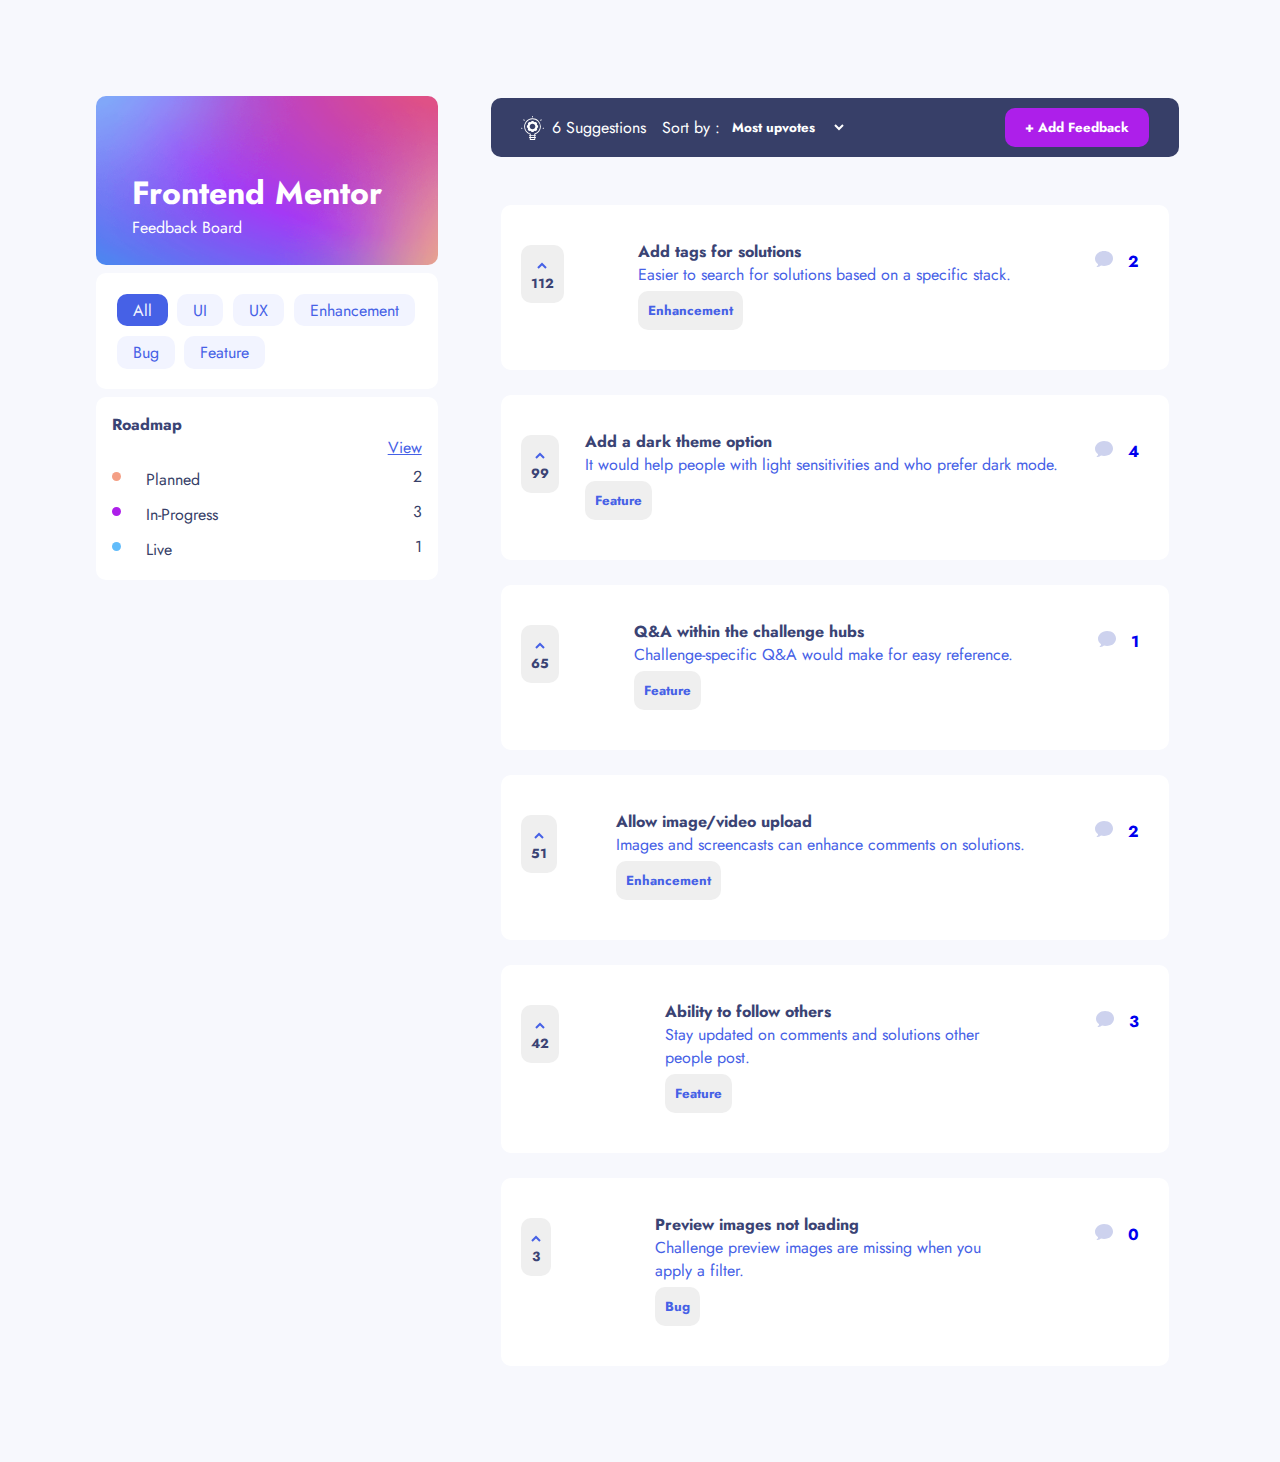
<file: index.html>
<!DOCTYPE html>
<html lang="en">
<head>
  <meta charset="UTF-8">
  <meta name="viewport" content="width=device-width, initial-scale=1.0">

  <link rel="icon" type="image/png" sizes="32x32" href="./assets/favicon-32x32.png">
  <link rel="stylesheet" href="./style.css">
  
  <title>Frontend Mentor | Product feedback app</title>
</head>
<body>
  <!-- Header -->
  <div class="modepctablette">
    <header>
        <div class="block-text">
          <h1 class="font_h1">Frontend Mentor</h1>
          <p class="font_p">Feedback Board</p>
        </div> 
        <img src="./assets/menu_burger.svg" class="menuburger">     
    </header>

    <div class="menu display_none">
      <ul>
        <li><a href="" class="menu_bouton menu_all">All</a></li>
        <li><a href="" class="menu_bouton">UI</a></li>
        <li><a href="" class="menu_bouton">UX</a></li>
        <li><a href="" class="menu_bouton">Enhancement</a></li>
        <li><a href="" class="menu_bouton">Bug</a></li>
        <li><a href="" class="menu_bouton">Feature</a></li>
      </ul>
    </div>

    <div class="display_none">
      
        <p class="roadmap_titre font_h1">Roadmap</p>
        <a href="#" class="roadmap_view">View</a>
      
      <div class="roadmap">
        <ol>
          <div class="roadmap_interieur">
            <li class="menu_roadmap_titre">Planned</li>
            <p>2</p>
          </div>
          <div class="roadmap_interieur">
            <li class="menu_roadmap_titre">In-Progress</li>
            <p >3</p>
          </div>
          <div class="roadmap_interieur">
            <li class="menu_roadmap_titre">Live</li>
            <p >1</p>
          </div>
        </ol>
      </div>
    </div>

  </div>
  <!-- Header end -->
  
  <!-- Sort by -->
  <div class="all">
    <div class="feedback_div">
      <div class="feedback">
        <svg width="23" height="24" xmlns="http://www.w3.org/2000/svg"><path d="M11.5 2.274c2.237 0 4.339.854 5.923 2.408a8.123 8.123 0 012.465 5.839 8.084 8.084 0 01-1.7 4.979 8.457 8.457 0 01-3.652 2.71l-.31.112.003.826h.369c.262 0 .475.21.475.469a.47.47 0 01-.39.46l-.085.008h-.365l.004 1.02h.36c.263 0 .476.21.476.469a.47.47 0 01-.39.461l-.085.008h-.358l.006 1.487a.466.466 0 01-.381.46l-.094.01H9.23a.478.478 0 01-.466-.378l-.01-.092.006-1.487h-.357a.472.472 0 01-.475-.47.47.47 0 01.39-.46l.085-.008h.361l.004-1.02h-.365a.472.472 0 01-.475-.468.47.47 0 01.39-.462l.085-.007h.368l.004-.826a8.452 8.452 0 01-3.996-2.867 8.08 8.08 0 01-1.666-5.056c.032-2.127.923-4.152 2.511-5.7 1.508-1.471 3.448-2.322 5.493-2.416l.324-.009h.06zm1.791 19.769H9.709l-.004 1.02h3.59l-.004-1.02zm-.007-1.958H9.716l-.003 1.02h3.574l-.003-1.02zM11.5 3.212h-.054c-3.946.027-7.327 3.325-7.384 7.2-.048 3.266 2.14 6.192 5.322 7.118.174.05.3.193.332.364l.008.088-.004 1.166h3.56l-.004-1.166a.47.47 0 01.34-.452c3.134-.912 5.323-3.794 5.323-7.01a7.197 7.197 0 00-2.185-5.173A7.453 7.453 0 0011.5 3.212zm.829 1.782a.4.4 0 01.401.397v.322c.48.12.932.307 1.346.552l.228-.226a.405.405 0 01.569 0L16.046 7.2a.393.393 0 010 .56l-.23.228c.247.41.437.858.557 1.333h.323a.4.4 0 01.402.397v1.645a.4.4 0 01-.402.396h-.323c-.12.476-.31.924-.557 1.333l.23.228a.393.393 0 010 .56l-1.173 1.163a.405.405 0 01-.57 0l-.227-.227a5.02 5.02 0 01-1.346.553v.322a.4.4 0 01-.401.396H10.67a.4.4 0 01-.402-.396v-.322a5.022 5.022 0 01-1.345-.553l-.228.227a.405.405 0 01-.569 0L6.954 13.88a.393.393 0 010-.56l.23-.228a4.924 4.924 0 01-.557-1.333h-.324a.4.4 0 01-.401-.396V9.719a.4.4 0 01.401-.397h.324c.12-.475.31-.923.557-1.333l-.23-.228a.393.393 0 010-.56L8.127 6.04a.405.405 0 01.569 0l.228.226a5.021 5.021 0 011.345-.552V5.39a.4.4 0 01.402-.397zM11.5 7.721c-1.572 0-2.846 1.263-2.846 2.82 0 1.558 1.274 2.82 2.846 2.82s2.846-1.262 2.846-2.82c0-1.557-1.274-2.82-2.846-2.82zm11.025 4.152c.262 0 .475.21.475.469a.47.47 0 01-.39.461l-.085.008h-.498a.472.472 0 01-.475-.469.47.47 0 01.39-.461l.085-.008h.498zm-21.552 0c.262 0 .475.21.475.469a.47.47 0 01-.39.461l-.085.008H.475A.472.472 0 010 12.342a.47.47 0 01.39-.461l.085-.008h.498zM3.112 3.45l.074.06.46.451c.185.183.186.48 0 .663a.476.476 0 01-.596.062l-.075-.06-.459-.451a.465.465 0 01-.001-.663.48.48 0 01.597-.062zm17.373.062c.162.16.182.408.06.59l-.061.073-.46.45a.476.476 0 01-.67 0 .464.464 0 01-.06-.59l.06-.074.46-.45a.48.48 0 01.671 0zM11.5 0c.233 0 .427.166.467.384l.008.085v.49a.472.472 0 01-.475.468.473.473 0 01-.467-.384l-.008-.084v-.49c0-.26.213-.469.475-.469z" fill="#FFF" fill-rule="nonzero"/></svg>
        <p>&ensp;6 Suggestions</p>
        <p class="font_p">&emsp;Sort by :&ensp;</p>
        <select name="" id="" class="select">
          <option value="">Most upvotes</option>
          <option value="">Least upvotes</option>
          <option value="">Most comments</option>
          <option value="">Least comments</option>
        </select>
      </div>
      <button type="button" class="btn_add-feedback">+ Add Feedback</button> 
    </div>
    <!-- Sort by end -->

    <!-- No block -->

    <div class="empty_block">
      <img src="./assets/home/illustration-empty.svg"><br>
      <p class="font_h1 titre_noblock">There is no feedback yet.</p>
      <p class="font_p txt_noblock">Got a suggestion? Found a bug that needs to be squashed? We love 
      hearing about new ideas to improve our app.</p>
      <button type="button" class="btn_feedback">+ Add Feedback</button> 
    </div>

    <!-- No block end-->
    <!-- block for phone -->

    <div class="display_none_block">
    <div class="block">
      <p class="titre_block">Add tags for solutions</p>
      <p class="txt_block">Easier to search for solutions based on a specific<br> stack.</p>
      <button type="button" class="btn_block">Enhancement</button>
      <div class="btn_upvote">
        <button type="button" class="btn_block btn_upvote"><svg width="10" height="7" xmlns="http://www.w3.org/2000/svg"><path d="M1 6l4-4 4 4" stroke="#4661E6" stroke-width="2" fill="none" fill-rule="evenodd"/></svg>   112</button>
        <a href="feedback-detail.html" class="btn_comment"><svg width="18" height="16" xmlns="http://www.w3.org/2000/svg" class="svg"><path d="M2.62 16H1.346l.902-.91c.486-.491.79-1.13.872-1.823C1.036 11.887 0 9.89 0 7.794 0 3.928 3.52 0 9.03 0 14.87 0 18 3.615 18 7.455c0 3.866-3.164 7.478-8.97 7.478-1.017 0-2.078-.137-3.025-.388A4.705 4.705 0 012.62 16z" fill="#CDD2EE" fill-rule="nonzero"/></svg>2</a>
      </div>
    </div>

    <div class="block">
      <p class="titre_block">Add a dark theme option</p>
      <p class="txt_block">It would help people with light sensitivities and<br>who prefer dark mode.</p>
      <button type="button" class="btn_block">Feature</button>
      <div class="btn_upvote">
        <button type="button" class="btn_block btn_upvote"><svg width="10" height="7" xmlns="http://www.w3.org/2000/svg"><path d="M1 6l4-4 4 4" stroke="#4661E6" stroke-width="2" fill="none" fill-rule="evenodd"/></svg>   99</button>
        <a href="feedback-detail.html" class="btn_comment"><svg width="18" height="16" xmlns="http://www.w3.org/2000/svg" class="svg"><path d="M2.62 16H1.346l.902-.91c.486-.491.79-1.13.872-1.823C1.036 11.887 0 9.89 0 7.794 0 3.928 3.52 0 9.03 0 14.87 0 18 3.615 18 7.455c0 3.866-3.164 7.478-8.97 7.478-1.017 0-2.078-.137-3.025-.388A4.705 4.705 0 012.62 16z" fill="#CDD2EE" fill-rule="nonzero"/></svg>4</a>
      </div>
    </div>

    <div class="block">
      <p class="titre_block">Q&A within the challenge hubs</p>
      <p class="txt_block">Challenge-specific Q&A would make for easy<br>reference.</p>
      <button type="button" class="btn_block">Feature</button>
      <div class="btn_upvote">
        <button type="button" class="btn_block btn_upvote"><svg width="10" height="7" xmlns="http://www.w3.org/2000/svg"><path d="M1 6l4-4 4 4" stroke="#4661E6" stroke-width="2" fill="none" fill-rule="evenodd"/></svg>   65</button>
        <a href="feedback-detail.html" class="btn_comment"><svg width="18" height="16" xmlns="http://www.w3.org/2000/svg" class="svg"><path d="M2.62 16H1.346l.902-.91c.486-.491.79-1.13.872-1.823C1.036 11.887 0 9.89 0 7.794 0 3.928 3.52 0 9.03 0 14.87 0 18 3.615 18 7.455c0 3.866-3.164 7.478-8.97 7.478-1.017 0-2.078-.137-3.025-.388A4.705 4.705 0 012.62 16z" fill="#CDD2EE" fill-rule="nonzero"/></svg>2</a>
      </div>
    </div>

    <div class="block">
      <p class="titre_block">Allow image/video upload</p>
      <p class="txt_block">Images and screencasts can enhance comments<br>on solutions.</p>
      <button type="button" class="btn_block">Enhancement</button>
      <div class="btn_upvote">
        <button type="button" class="btn_block btn_upvote"><svg width="10" height="7" xmlns="http://www.w3.org/2000/svg"><path d="M1 6l4-4 4 4" stroke="#4661E6" stroke-width="2" fill="none" fill-rule="evenodd"/></svg>   51</button>
        <a href="feedback-detail.html" class="btn_comment"><svg width="18" height="16" xmlns="http://www.w3.org/2000/svg" class="svg"><path d="M2.62 16H1.346l.902-.91c.486-.491.79-1.13.872-1.823C1.036 11.887 0 9.89 0 7.794 0 3.928 3.52 0 9.03 0 14.87 0 18 3.615 18 7.455c0 3.866-3.164 7.478-8.97 7.478-1.017 0-2.078-.137-3.025-.388A4.705 4.705 0 012.62 16z" fill="#CDD2EE" fill-rule="nonzero"/></svg>2</a>
      </div>
    </div>

    <div class="block">
      <p class="titre_block">Ability to follow others</p>
      <p class="txt_block">Stay updated on comments and solutions other<br>people post.</p>
      <button type="button" class="btn_block">Feature</button>
      <div class="btn_upvote">
        <button type="button" class="btn_block btn_upvote"><svg width="10" height="7" xmlns="http://www.w3.org/2000/svg"><path d="M1 6l4-4 4 4" stroke="#4661E6" stroke-width="2" fill="none" fill-rule="evenodd"/></svg>   42</button>
        <a href="feedback-detail.html" class="btn_comment"><svg width="18" height="16" xmlns="http://www.w3.org/2000/svg" class="svg"><path d="M2.62 16H1.346l.902-.91c.486-.491.79-1.13.872-1.823C1.036 11.887 0 9.89 0 7.794 0 3.928 3.52 0 9.03 0 14.87 0 18 3.615 18 7.455c0 3.866-3.164 7.478-8.97 7.478-1.017 0-2.078-.137-3.025-.388A4.705 4.705 0 012.62 16z" fill="#CDD2EE" fill-rule="nonzero"/></svg>3</a>
      </div>
    </div>

    <div class="block">
      <p class="titre_block">Preview images not loading</p>
      <p class="txt_block">Challenge preview images are missing when you <br>apply a filter.</p>
      <button type="button" class="btn_block">Bug</button>
      <div class="btn_upvote">
        <button type="button" class="btn_block btn_upvote"><svg width="10" height="7" xmlns="http://www.w3.org/2000/svg"><path d="M1 6l4-4 4 4" stroke="#4661E6" stroke-width="2" fill="none" fill-rule="evenodd"/></svg>   3</button>
        <a href="feedback-detail.html" class="btn_comment"><svg width="18" height="16" xmlns="http://www.w3.org/2000/svg" class="svg"><path d="M2.62 16H1.346l.902-.91c.486-.491.79-1.13.872-1.823C1.036 11.887 0 9.89 0 7.794 0 3.928 3.52 0 9.03 0 14.87 0 18 3.615 18 7.455c0 3.866-3.164 7.478-8.97 7.478-1.017 0-2.078-.137-3.025-.388A4.705 4.705 0 012.62 16z" fill="#CDD2EE" fill-rule="nonzero"/></svg>0</a>
      </div>
    </div>
  </div>

  <!--block for phone end-->
  <!--block for tablet et Desktop-->

  <div class="block">
    <div>
      <button type="button" class="btn_block btn_upvote"><svg width="10" height="7" xmlns="http://www.w3.org/2000/svg"><path d="M1 6l4-4 4 4" stroke="#4661E6" stroke-width="2" fill="none" fill-rule="evenodd"/></svg> <br>  112</button>
    </div>
    <div>
      <p class="titre_block">Add tags for solutions</p>
      <p class="txt_block">Easier to search for solutions based on a specific stack.</p>
      <button type="button" class="btn_block">Enhancement</button>
    </div>
    <div class="btn_upvote">
      <a href="feedback-detail.html" class="btn_comment"><svg width="18" height="16" xmlns="http://www.w3.org/2000/svg" class="svg"><path d="M2.62 16H1.346l.902-.91c.486-.491.79-1.13.872-1.823C1.036 11.887 0 9.89 0 7.794 0 3.928 3.52 0 9.03 0 14.87 0 18 3.615 18 7.455c0 3.866-3.164 7.478-8.97 7.478-1.017 0-2.078-.137-3.025-.388A4.705 4.705 0 012.62 16z" fill="#CDD2EE" fill-rule="nonzero"/></svg>2</a>
    </div>
  </div>

  <div class="block">
    <div>
      <button type="button" class="btn_block btn_upvote"><svg width="10" height="7" xmlns="http://www.w3.org/2000/svg"><path d="M1 6l4-4 4 4" stroke="#4661E6" stroke-width="2" fill="none" fill-rule="evenodd"/></svg> <br>  99</button>
    </div>
    <div>
      <p class="titre_block">Add a dark theme option</p>
      <p class="txt_block">It would help people with light sensitivities and who prefer dark mode.</p>
      <button type="button" class="btn_block">Feature</button>
    </div>
    <div class="btn_upvote">
      <a href="feedback-detail.html" class="btn_comment"><svg width="18" height="16" xmlns="http://www.w3.org/2000/svg" class="svg"><path d="M2.62 16H1.346l.902-.91c.486-.491.79-1.13.872-1.823C1.036 11.887 0 9.89 0 7.794 0 3.928 3.52 0 9.03 0 14.87 0 18 3.615 18 7.455c0 3.866-3.164 7.478-8.97 7.478-1.017 0-2.078-.137-3.025-.388A4.705 4.705 0 012.62 16z" fill="#CDD2EE" fill-rule="nonzero"/></svg>4</a>
    </div>
  </div>

  <div class="block">
    <div>
      <button type="button" class="btn_block btn_upvote"><svg width="10" height="7" xmlns="http://www.w3.org/2000/svg"><path d="M1 6l4-4 4 4" stroke="#4661E6" stroke-width="2" fill="none" fill-rule="evenodd"/></svg> <br>  65</button>
    </div>
    <div>
      <p class="titre_block">Q&A within the challenge hubs</p>
      <p class="txt_block">Challenge-specific Q&A would make for easy reference.</p>
      <button type="button" class="btn_block">Feature</button>
    </div>
    <div class="btn_upvote">
      <a href="feedback-detail.html" class="btn_comment"><svg width="18" height="16" xmlns="http://www.w3.org/2000/svg" class="svg"><path d="M2.62 16H1.346l.902-.91c.486-.491.79-1.13.872-1.823C1.036 11.887 0 9.89 0 7.794 0 3.928 3.52 0 9.03 0 14.87 0 18 3.615 18 7.455c0 3.866-3.164 7.478-8.97 7.478-1.017 0-2.078-.137-3.025-.388A4.705 4.705 0 012.62 16z" fill="#CDD2EE" fill-rule="nonzero"/></svg>1</a>
    </div>
  </div>
  


  <div class="block">
    <div>
      <button type="button" class="btn_block btn_upvote"><svg width="10" height="7" xmlns="http://www.w3.org/2000/svg"><path d="M1 6l4-4 4 4" stroke="#4661E6" stroke-width="2" fill="none" fill-rule="evenodd"/></svg> <br>  51</button>
    </div>
    <div>
      <p class="titre_block">Allow image/video upload</p>
      <p class="txt_block">Images and screencasts can enhance comments on solutions.</p>
      <button type="button" class="btn_block">Enhancement</button>
    </div>
    <div class="btn_upvote">
      <a href="feedback-detail.html" class="btn_comment"><svg width="18" height="16" xmlns="http://www.w3.org/2000/svg" class="svg"><path d="M2.62 16H1.346l.902-.91c.486-.491.79-1.13.872-1.823C1.036 11.887 0 9.89 0 7.794 0 3.928 3.52 0 9.03 0 14.87 0 18 3.615 18 7.455c0 3.866-3.164 7.478-8.97 7.478-1.017 0-2.078-.137-3.025-.388A4.705 4.705 0 012.62 16z" fill="#CDD2EE" fill-rule="nonzero"/></svg>2</a>
    </div>
  </div>

  <div class="block">
    <div>
      <button type="button" class="btn_block btn_upvote"><svg width="10" height="7" xmlns="http://www.w3.org/2000/svg"><path d="M1 6l4-4 4 4" stroke="#4661E6" stroke-width="2" fill="none" fill-rule="evenodd"/></svg> <br>  42</button>
    </div>
    <div>
      <p class="titre_block">Ability to follow others</p>
      <p class="txt_block">Stay updated on comments and solutions other<br>people post.</p>
      <button type="button" class="btn_block">Feature</button>
    </div>
    <div class="btn_upvote">
      <a href="feedback-detail.html" class="btn_comment"><svg width="18" height="16" xmlns="http://www.w3.org/2000/svg" class="svg"><path d="M2.62 16H1.346l.902-.91c.486-.491.79-1.13.872-1.823C1.036 11.887 0 9.89 0 7.794 0 3.928 3.52 0 9.03 0 14.87 0 18 3.615 18 7.455c0 3.866-3.164 7.478-8.97 7.478-1.017 0-2.078-.137-3.025-.388A4.705 4.705 0 012.62 16z" fill="#CDD2EE" fill-rule="nonzero"/></svg>3</a>
    </div>
  </div>
  
  <div class="block">
    <div>
      <button type="button" class="btn_block btn_upvote"><svg width="10" height="7" xmlns="http://www.w3.org/2000/svg"><path d="M1 6l4-4 4 4" stroke="#4661E6" stroke-width="2" fill="none" fill-rule="evenodd"/></svg> <br>  3</button>
    </div>
    <div>
      <p class="titre_block">Preview images not loading</p>
      <p class="txt_block">Challenge preview images are missing when you <br>apply a filter.</p>
      <button type="button" class="btn_block">Bug</button>
    </div>
    <div class="btn_upvote">
      <a href="feedback-detail.html" class="btn_comment"><svg width="18" height="16" xmlns="http://www.w3.org/2000/svg" class="svg"><path d="M2.62 16H1.346l.902-.91c.486-.491.79-1.13.872-1.823C1.036 11.887 0 9.89 0 7.794 0 3.928 3.52 0 9.03 0 14.87 0 18 3.615 18 7.455c0 3.866-3.164 7.478-8.97 7.478-1.017 0-2.078-.137-3.025-.388A4.705 4.705 0 012.62 16z" fill="#CDD2EE" fill-rule="nonzero"/></svg>0</a>
    </div>
  </div>
  <!--block for tablet et Desktop end-->

</div>
</body>
</html>
</file>
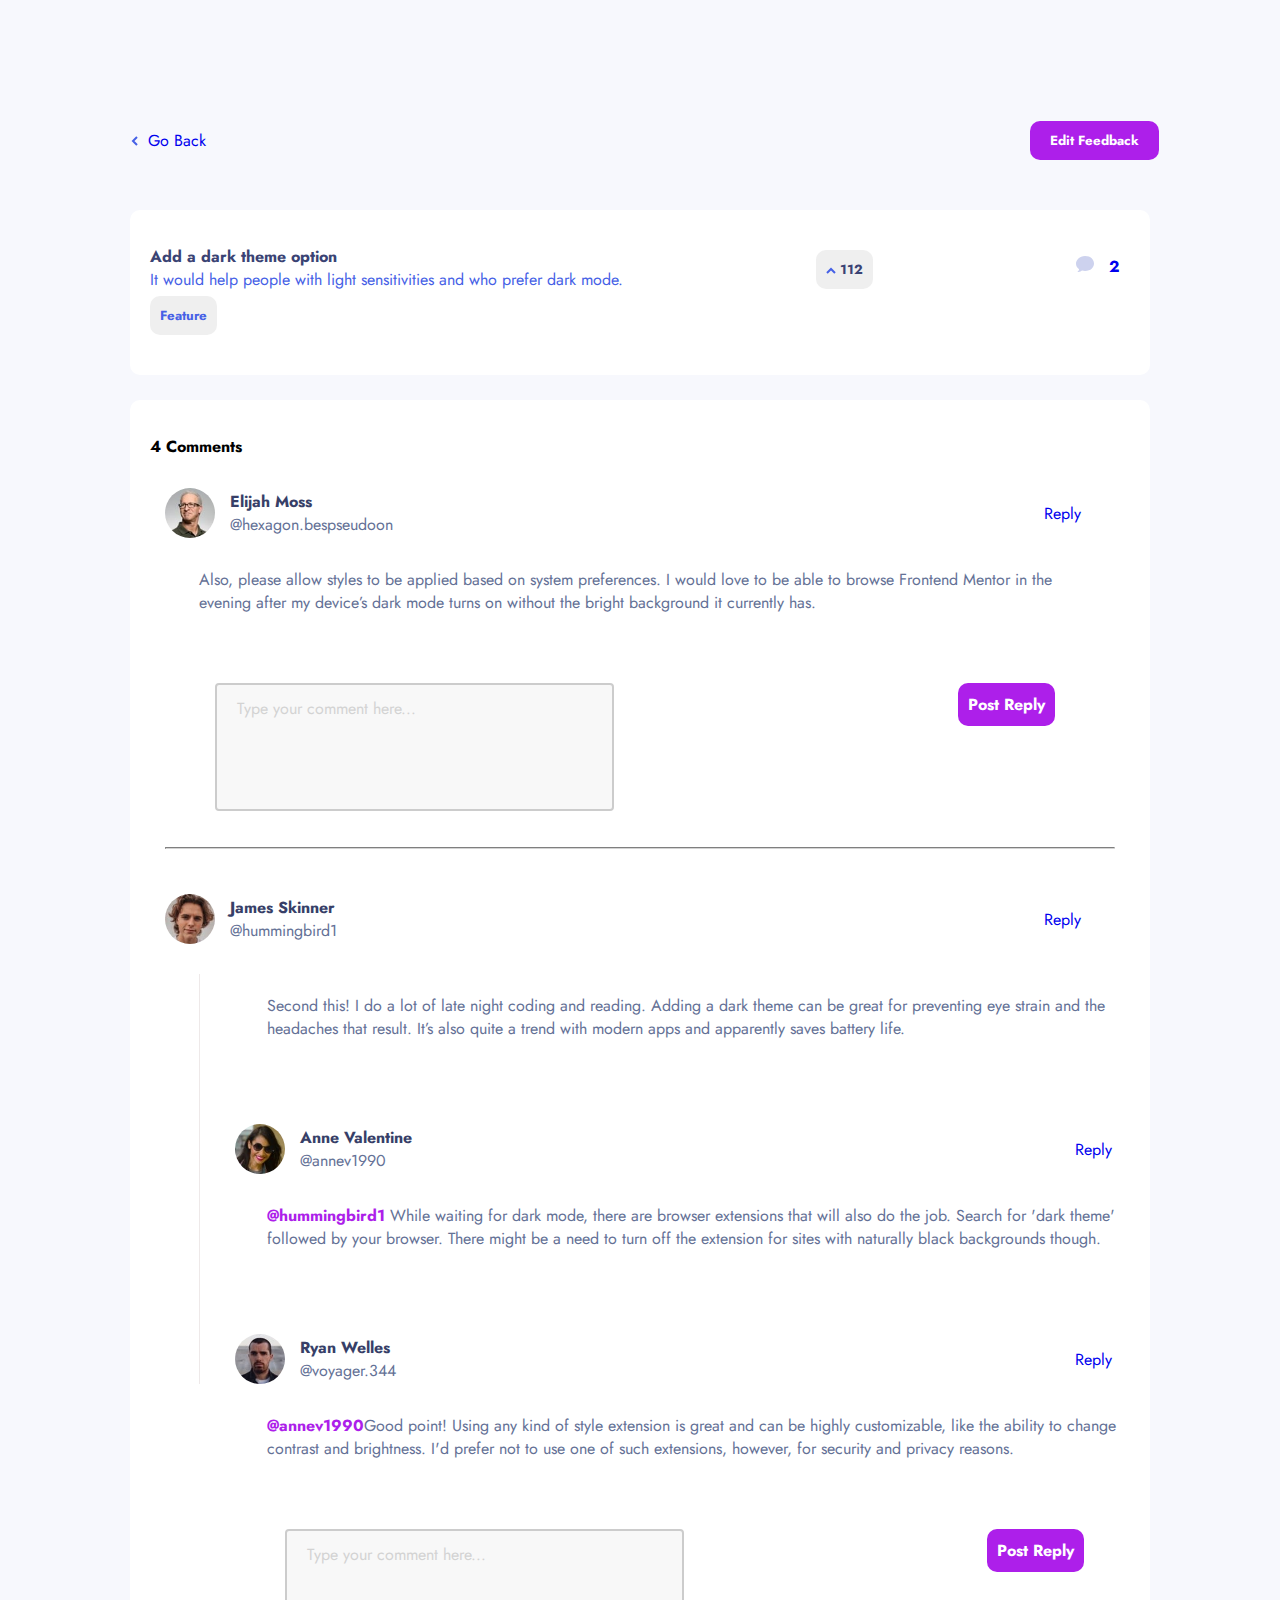
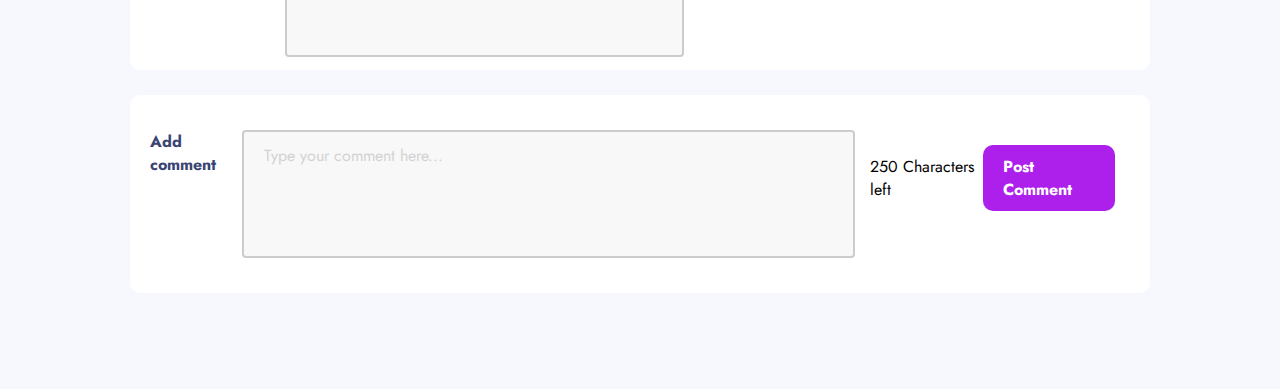
<file: feedback-detail.html>
<!DOCTYPE html>
<html lang="en">

<head>
  <meta charset="UTF-8">
  <meta name="viewport" content="width=device-width, initial-scale=1.0">

  <link rel="icon" type="image/png" sizes="32x32" href="./assets/favicon-32x32.png">
  <link rel="stylesheet" href="./style.css">

  <title>Frontend Mentor | Product feedback app</title>
</head>

<body>
  <div class="modepc">
  <div class="entete">
    <a href="index.html" class="back"><svg width="7" height="10" xmlns="http://www.w3.org/2000/svg" class="entete_svg">
    <path d="M6 9L2 5l4-4" stroke="#4661E6" stroke-width="2" fill="none" fill-rule="evenodd" />
    </svg>Go Back</a>
    <button type="button" class="btn_add-feedback">Edit Feedback</button>
  </div>
  <div>
    <div class="block">
      
      <div>
        <p class="titre_block">Add a dark theme option</p>
        <p class="txt_block">It would help people with light sensitivities and who prefer dark mode.</p>
        <button type="button" class="btn_block">Feature</button>
      </div>
        <div>
          <button type="button" class="btn_block btn_upvote"><svg width="10" height="7" xmlns="http://www.w3.org/2000/svg"><path d="M1 6l4-4 4 4" stroke="#4661E6" stroke-width="2" fill="none" fill-rule="evenodd"/></svg>   112</button>
        </div>
      <div class="btn_upvote">
        <a href="feedback-detail.html" class="btn_comment"><svg width="18" height="16" xmlns="http://www.w3.org/2000/svg" class="svg"><path d="M2.62 16H1.346l.902-.91c.486-.491.79-1.13.872-1.823C1.036 11.887 0 9.89 0 7.794 0 3.928 3.52 0 9.03 0 14.87 0 18 3.615 18 7.455c0 3.866-3.164 7.478-8.97 7.478-1.017 0-2.078-.137-3.025-.388A4.705 4.705 0 012.62 16z" fill="#CDD2EE" fill-rule="nonzero"/></svg>2</a>
      </div>
    </div>
  </div>

  <div class="block_comment">
    <div>
      <p class="titre_block" style="font-weight: bolder;">4 Comments</p>
      <div class="comment_block">
        <div class="profil">
          <img src="./assets/user-images/image-elijah.jpg" class="avatar">
          <div class="name_reply">
            <p class="name_profil">Elijah Moss</p>
            <p class="p_gris">@hexagon.bespseudoon</p>
          </div>
        </div>
        <a href="#" class="comment_reply titre_block">Reply</a>
      </div>

      <p class="comment_text p_gris">Also, please allow styles to be applied based on system preferences. I would love
        to be able to browse Frontend Mentor in the evening after my device’s dark mode turns on without the bright
        background it currently has.</p>
      <div class="display_none comment_send">
        <textarea class="textarea2">Type your comment here...</textarea>
        <a class="btn_add-feedback1 comment_postreply">Post Reply</a>
      </div>
      <hr class="hr">
      <div class="comment_block">
        <div class="profil">
          <img src="./assets/user-images/image-james.jpg" class="avatar">
          <div class="name_reply">
            <p class="name_profil">James Skinner</p>
            <p class="p_gris">@hummingbird1</p>
          </div>
        </div>
        <a href="#" class="comment_reply titre_block">Reply</a>
      </div>
      <div class="vl">
        <p class="comment_text p_gris">Second this! I do a lot of late night coding and reading. Adding a dark theme
          can be great for preventing eye strain and the headaches that result. It’s also quite a trend with modern apps
          and apparently saves battery life.</p>
        <div class="comment_block">
          <div class="profil">
            <img src="./assets/user-images/image-anne.jpg" class="avatar">
            <div class="name_reply">
              <p class="name_profil">Anne Valentine</p>
              <p class="p_gris">@annev1990</p>
            </div>
          </div>
          <a href="#" class="comment_reply titre_block">Reply</a>
        </div>
        <p class="comment_text p_gris"><a class="pseudo">@hummingbird1</a> While waiting for dark mode, there are browser
          extensions that will also do the job. Search for 'dark theme' followed by your browser. There might be a need
          to turn off the extension for sites with naturally black backgrounds though.</p>
        <div class="comment_block">
          <div class="profil">
            <img src="./assets/user-images/image-ryan.jpg" class="avatar">
            <div class="name_reply">
              <p class="name_profil">Ryan Welles</p>
              <p class="p_gris">@voyager.344</p>
            </div>
          </div>
          <a href="#" class="comment_reply titre_block">Reply</a>
        </div>
        <p class="comment_text p_gris"><a class="pseudo">@annev1990</a>Good point! Using any kind of style extension is
          great and can be highly customizable, like the ability to change contrast and brightness. I'd prefer not to
          use one of such extensions, however, for security and privacy reasons.</p>
      
      <div class="display_none comment_send">
        <textarea class="textarea2">Type your comment here...</textarea>
        <a class="btn_add-feedback1 comment_postreply">Post Reply</a>
      </div>
    </div>
  </div>
  </div>

  <div class="block block_add_comment">
    <p class="titre_block">Add comment</p>
    <textarea class="textarea">Type your comment here...</textarea>
    <div class="comment_send">
      <p class="lettre_left">250 Characters left</p>
      <a class="btn_add-feedback comment_postreply">Post Comment</a>
    </div>
  </div>
</div>
</body>
<html
</file>
<file: style.css>
/*font Jost */
@import url('https://fonts.googleapis.com/css2?family=Jost:wght@400;600;700&display=swap');


*{
    font-family: 'Jost', sans-serif;
    margin: 0;
    padding: 0;
}

/*Font-weight*/
font_p{
    font-weight: 400;
    line-height: 1.5;
    font-size: 1rem;
}

font_btn{
    font-weight: 600;
}

font_h1{
    font-weight: bolder;
    line-height: 1.2;
    font-size: 1.125rem;
}

petit_btn{
    font-size: 0.813rem;
}

/* Les couleurs */

html{
    --purple:#ad1fea;
    --bg_Body: #f7f8fd;
    --titre: #3a4374;
    --textes: #647196;
    --bg_boutons_bleu_clair: #f2f4ff;
    --txt_btn_bg_btn_actif: #4661e6;
    --bg_bleu_marine: #373f68;
    --peche: #f49f85;
    --bleu_ciel: #62bcfa;
}

body{
    background-color: var(--bg_Body);
}


/*--------------------------------------- Affichage pour téléphone ---------------------------------------*/

header{
    display: flex;
    justify-content: space-between;
    align-items: center;
    background-image: url(./assets/gradient.png);
    background-size: cover;
    padding: 25px;
    color: white;
}

.svg{
    margin-right: 15px;
    
}

.block-text {
    color: white;
    padding: 10px 20px;
}
.feedback_div{
    display: flex;
    justify-content: space-between;
    background-color: #373f68;
    padding: 10px 30px;
    position: relative;
    top:-23px;
}

.feedback{
    display: flex;
    align-items: center;
    color: white;
    
}

.select{
    border: 0;
    background-color: #373f68;
    color: white;
    font-weight: bold;
}

.btn_add-feedback{
    background-color: var(--purple);
    border-radius: 10px;
    border: none;
    padding: 10px 20px;
    color: white;
    font-weight: bold;
    width: fit-content;
}


/*------------------------ EMPTY block ------------------------*/
.empty_block{
    background-color: white;
    border-radius: 10px;
    max-width: 400px;
    margin: 0 auto;
    text-align: center;
    display: flex;
    flex-direction: column;
    align-items: center;
    gap: 1rem;
    margin-top: 25px;
    padding: 35px 20px;
    display: none;  /* à supprimer pour afficher la partie "No feedback"*/
}

.empty_block .titre_noblock{
    color: var(--titre);
    font-weight: bold;
}

.empty_block .txt_noblock{
    color: var(--textes);
}

/*------------------------ block FeedBack ------------------------*/

.block{
    background-color: white;
    border-radius: 10px;
    max-width: 400px;
    margin: 0 auto;
    padding: 35px 20px;
    margin-top: 25px;
}

.block_comment{
    background-color: white;
    border-radius: 10px;
    max-width: 400px;
    margin: 0 auto;
    padding: 35px 20px;
    margin-top: 25px;
    height: 1000px;
}


.block .titre_block{
    color: var(--titre);
    font-weight: bold;
}

.block .txt_block{
    color: var(--txt_btn_bg_btn_actif);
}

.block .btn_block{
    color: var(--txt_btn_bg_btn_actif);
    font-weight: bold;
    border: none;
    padding: 10px;
    border-radius: 10px;
    margin: 5px 0;
}

.block .btn_upvote{
    color: var(--titre);
}
.block .btn_comment{
    flex-direction: column;
    align-items: center;
    float: right;
    background-color: white;
    font-weight: bold;
    border: none;
    padding: 10px;
    border-radius: 10px;
    text-decoration: none;
}

.p_gris{
    color: #647196;
}

.pseudo{
    color:var(--purple);
    font-weight: bolder
}

/*------------------------ Feedback Details ------------------------*/

.entete{
    display: flex;
    justify-content: space-between;
    padding: 25px;
    align-items: center;
}
.entete_svg{
    padding: 0px 10px;
}

.back{
    text-decoration: none;
}


.avatar{
    padding: 30px 15px;
    border-radius: 50%;
    width: 50px;
    height: 50px;
}
.comment_block{
    display: flex;
    align-items: center;
    justify-content: space-between;
}

.comment_reply{
    display: flex;
    justify-content: space-between;
    text-decoration: none;
    padding-right: 5%;
}

.hr{
    border-radius: 10px;
    margin: 15px;
    border-bottom: 1px solid lightgray;
    border-color:  lightgray;
}

.textarea{
    
    resize: none;
    border-radius: 10px;
    width: 355px;
    height: 100px;
    padding: 12px 20px;
    border: 2px solid #ccc;
    border-radius: 4px;
    background-color: #f8f8f8;
    font-size: 16px;
    color: lightgray;
}

.textarea2{
    
    resize: none;
    border-radius: 10px;
    width: 355px;
    height: 100px;
    padding: 12px 20px;
    border: 2px solid #ccc;
    border-radius: 4px;
    background-color: #f8f8f8;
    font-size: 16px;
    color: lightgray;
    margin-left: 50px;
}

.comment_send{
    display: flex;
    justify-content: space-between;
    padding: 15px;
    align-items: center;
}
.lettre_left{
    float: left;
}
.comment_postreply{
    display: flex;
    align-content: space-between;
    float: right;
    background-color: var(--purple);
}

.display_none{
        display: none;
    }

    .vl {
        border-left: 1px solid rgb(238, 233, 233);
        height: 370px;
        position: relative;
        left: 5%;
        padding: 20px;
      }

    .name_profil{
        font-weight: bolder;
        color: #373f68;
    }

    .comment_text{
        padding-left: 5%;
    }

.profil{
    display: flex;
    align-items: center;
}

@media screen and (min-width: 768px) {

    .feedback_div{
        max-width: 90%;
        margin: 10px;
        border-radius: 10px;
        margin: 25px auto;
    }
    
    .block{
        display: grid;
        background-color: white;
        border-radius: 10px;
        max-width: 70%;
        margin: 0 auto;
        padding: 35px 20px;
        margin-top: 25px;
    }
    .block_comment{
        max-width: 90%;
        height: 1200px;
    }

    
    .suggestion{
        margin: 0px 20px;
        font-weight: bolder;
    }


    .modepctablette{
        display: flex;
        gap: .5rem;
           color: white;
    }

    .modepctablette > *{
        background-color: white;
        display: block;
        border-radius: 10px;
        margin: 1rem;
        padding: 1rem;
        max-width: 35%;
        flex: 1 1 0;
    }
        
    .menuburger{
        display: none;
    }

    .menu ul{
        display: flex;
        flex-wrap: wrap;
        list-style: none;
        }

    .menu_bouton{
        display: block;
        background-color: var(--bg_boutons_bleu_clair);
        color: var(--txt_btn_bg_btn_actif);
        padding: .30rem 1rem;
        margin: .30rem;
        width: fit-content;
        border-radius: 10px;
        text-decoration: none;
    }
        
    .menu_all{
        background-color: var(--txt_btn_bg_btn_actif);
        color: var(--bg_boutons_bleu_clair);
    }

    .roadmap_nb{
        display: flex;
        justify-content: space-between;
        margin-bottom: .30rem;
        flex-direction: row-reverse;
    }

    .roadmap_titre{
        color: var(--titre);
        font-weight: bolder;
    }

    .roadmap_view{
        color: #4661e6;
        font-weight: 400;
        display: flex;
        flex-direction: row-reverse;
    }

    .roadmap ol{
        list-style: inside;
    }
    .roadmap_interieur:nth-of-type(1) .menu_roadmap_titre::marker{
        color: var(--peche);
        font-size: 1.5rem;
    }
    .roadmap_interieur:nth-of-type(2) .menu_roadmap_titre::marker{
        color: var(--purple);
        font-size: 1.5rem;
    }
    .roadmap_interieur:nth-of-type(3) .menu_roadmap_titre::marker{
        color: var(--bleu_ciel);
        font-size: 1.5rem;
    }

    .roadmap_interieur{
        display: flex;
        justify-content: space-between;
        align-items: center;
        color: #373f68;
    }

    .roadmap_nb{
        display: flex; 
        flex-direction: row-reverse;
    }

    .block{
        display: flex;
        flex-direction: row;
        align-items: flex-start;
        background-color: white;
        border-radius: 10px;
        max-width: 90%;
        margin: 0 auto;
        padding: 35px 20px;
        margin-top: 25px;
        justify-content: space-between;
    }

    .comment_text{
        height: 100px;
        width: 92.5%;
    }
    .display_none_block{display: none;}


}

@media screen and (min-width: 1024px) {

    body{
        display: flex;
        gap: 3rem;
        margin: 6rem;
    }

    .modepctablette{
        flex-direction: column;
        flex: 300px;
        width: 70%;
        height: 30%;
    }

    .modepctablette > * {
        max-width: unset;
        margin: unset;
    }

    .modepctablette > header{
        padding: 4rem 1rem 1rem;
    }

    .all{
        flex-grow: 2;
    }

    .display_none{
        display: block;
    }
    .btn_add-feedback1{
        background-color: var(--purple);
        border-radius: 10px;
        border: none;
        padding: 10px 10px;
        color: white;
        font-weight: bold;
        width: fit-content;
        margin-right: 60px;
        
    }
    .btn_add-feedback2{
        background-color: var(--purple);
        border-radius: 10px;
        border: none;
        padding: 10px 10px;
        color: white;
        font-weight: bold;
        width: fit-content;
        margin-right: 300px;
        
    }

    .textarea{
        width: 65.5%;
    }

    .display_none_block{display: none;}


    .block{
        display: flex;
        flex-direction: row;
        align-items: flex-start;
        background-color: white;
        border-radius: 10px;
        max-width: 90%;
        margin: 0 auto;
        padding: 35px 20px;
        margin-top: 25px;
        justify-content: space-between;
    }
    
    .upvote{
        display: flex;
        align-items: center;
        padding: 2%;
    }

}
</file>
